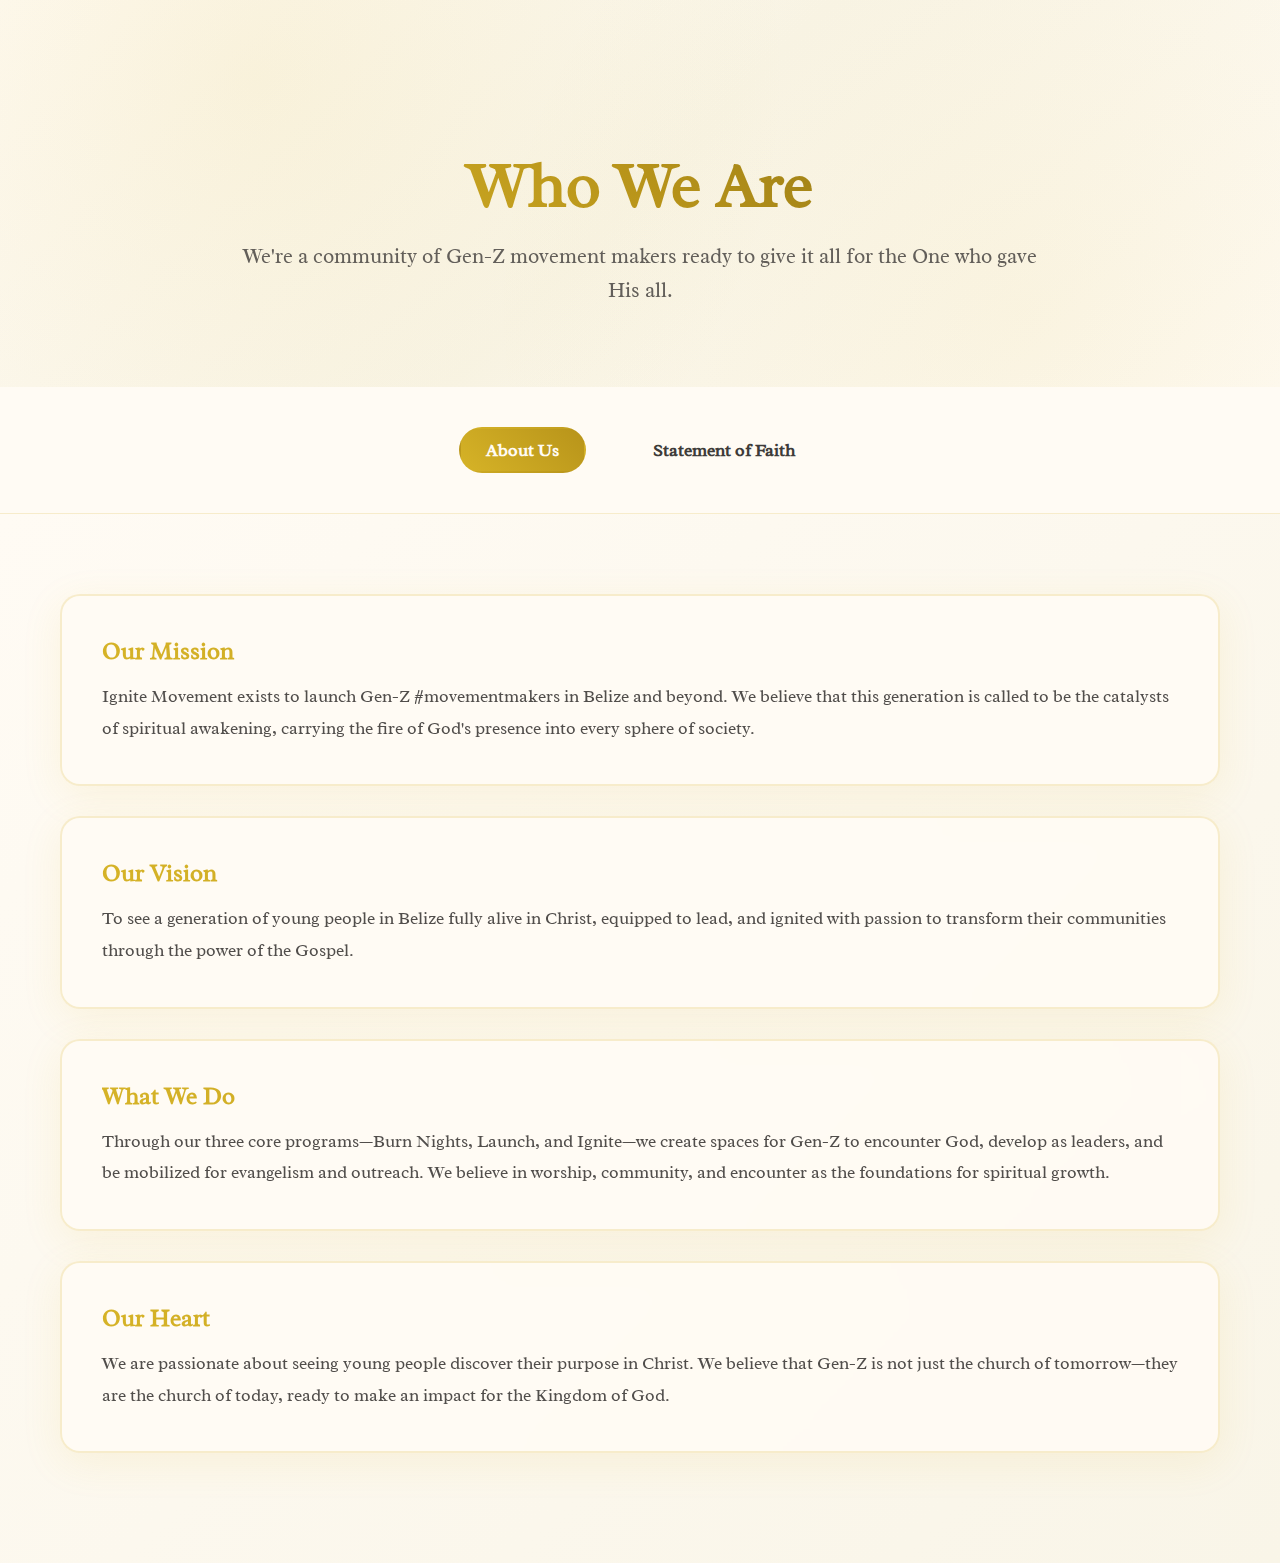
<file: about-us (1).html>
<!DOCTYPE html>
<html lang="en">
<head>
    <meta charset="UTF-8">
    <meta name="viewport" content="width=device-width, initial-scale=1.0">
    <title>About Us - Ignite Movement Belize</title>
    <link href="https://fonts.googleapis.com/css2?family=Radley:ital,wght@0,400;1,400&display=swap" rel="stylesheet">
    <link rel="stylesheet" href="shared-styles.css">
    <style>
        /* Page-specific styles */
        .hero {
            padding: 150px 0 80px;
            text-align: center;
            position: relative;
            overflow: hidden;
            background: linear-gradient(135deg, #fffbf4 0%, #f9f5e8 50%, #fffbf4 100%);
        }

        .hero::before {
            content: '';
            position: absolute;
            top: 0;
            left: 0;
            right: 0;
            bottom: 0;
            background: radial-gradient(circle at 20% 20%, rgba(214, 179, 39, 0.1) 0%, transparent 50%),
                        radial-gradient(circle at 80% 80%, rgba(214, 179, 39, 0.08) 0%, transparent 50%);
            opacity: 1;
        }

        .hero-content {
            z-index: 2;
            position: relative;
            max-width: 800px;
            margin: 0 auto;
        }

        .hero h1 {
            font-size: clamp(2.5rem, 6vw, 4rem);
            font-weight: 900;
            font-family: 'Radley', serif;
            margin-bottom: 20px;
            background: linear-gradient(45deg, #d6b327, #b8941a, #8a7015);
            -webkit-background-clip: text;
            -webkit-text-fill-color: transparent;
            background-clip: text;
            line-height: 1.1;
        }

        .hero p {
            font-size: 1.3rem;
            opacity: 0.8;
            line-height: 1.6;
            color: #3e3b39;
        }

        /* About Navigation */
        .about-nav {
            padding: 40px 0;
            background: #fffbf4;
            border-bottom: 1px solid rgba(214, 179, 39, 0.2);
        }

        .about-nav-links {
            display: flex;
            justify-content: center;
            gap: 40px;
            flex-wrap: wrap;
        }

        .about-nav-links a {
            color: #3e3b39;
            text-decoration: none;
            font-weight: 600;
            font-size: 1.1rem;
            padding: 10px 25px;
            border-radius: 25px;
            transition: all 0.3s ease;
            border: 2px solid transparent;
        }

        .about-nav-links a:hover,
        .about-nav-links a.active {
            background: linear-gradient(45deg, #d6b327, #b8941a);
            color: #fffbf4;
        }

        /* Content Section */
        .content-section {
            padding: 80px 0;
            background: linear-gradient(135deg, #fffbf4 0%, #f9f5e8 100%);
        }

        .belief-card {
            background: rgba(255, 251, 244, 0.9);
            backdrop-filter: blur(20px);
            border-radius: 20px;
            padding: 40px;
            margin-bottom: 30px;
            border: 2px solid rgba(214, 179, 39, 0.2);
            transition: all 0.3s ease;
            box-shadow: 0 10px 40px rgba(214, 179, 39, 0.1);
        }

        .belief-card:hover {
            transform: translateY(-5px);
            box-shadow: 0 20px 50px rgba(214, 179, 39, 0.15);
            border-color: rgba(214, 179, 39, 0.4);
        }

        .belief-card h3 {
            font-size: 1.5rem;
            font-weight: 700;
            font-family: 'Radley', serif;
            margin-bottom: 15px;
            background: linear-gradient(45deg, #d6b327, #b8941a);
            -webkit-background-clip: text;
            -webkit-text-fill-color: transparent;
            background-clip: text;
        }

        .belief-card p {
            font-size: 1.1rem;
            line-height: 1.8;
            color: #3e3b39;
            opacity: 0.9;
        }

        @media (max-width: 768px) {
            .about-nav-links {
                gap: 15px;
            }

            .about-nav-links a {
                font-size: 1rem;
                padding: 8px 20px;
            }

            .belief-card {
                padding: 25px;
            }

            .belief-card h3 {
                font-size: 1.3rem;
            }
        }
    </style>
</head>
<body>
    <!-- Header and Navigation (loaded from navigation.js) -->
    <div id="header-placeholder"></div>

    <section class="hero">
        <div class="hero-content">
            <h1>Who We Are</h1>
            <p>We're a community of Gen-Z movement makers ready to give it all for the One who gave His all.</p>
        </div>
    </section>

    <!-- About Navigation -->
    <div class="about-nav">
        <div class="container">
            <div class="about-nav-links">
                <a href="about-us.html" class="active">About Us</a>
                <a href="statement-of-faith.html">Statement of Faith</a>
            </div>
        </div>
    </div>

    <!-- About Content -->
    <section class="content-section">
        <div class="container">
            <div class="belief-card">
                <h3>Our Mission</h3>
                <p>Ignite Movement exists to launch Gen-Z #movementmakers in Belize and beyond. We believe that this generation is called to be the catalysts of spiritual awakening, carrying the fire of God's presence into every sphere of society.</p>
            </div>

            <div class="belief-card">
                <h3>Our Vision</h3>
                <p>To see a generation of young people in Belize fully alive in Christ, equipped to lead, and ignited with passion to transform their communities through the power of the Gospel.</p>
            </div>

            <div class="belief-card">
                <h3>What We Do</h3>
                <p>Through our three core programs—Burn Nights, Launch, and Ignite—we create spaces for Gen-Z to encounter God, develop as leaders, and be mobilized for evangelism and outreach. We believe in worship, community, and encounter as the foundations for spiritual growth.</p>
            </div>

            <div class="belief-card">
                <h3>Our Heart</h3>
                <p>We are passionate about seeing young people discover their purpose in Christ. We believe that Gen-Z is not just the church of tomorrow—they are the church of today, ready to make an impact for the Kingdom of God.</p>
            </div>
        </div>
    </section>

    <!-- Footer (loaded from navigation.js) -->
    <div id="footer-placeholder"></div>

    <script src="navigation.js"></script>
</body>
</html>
</file>
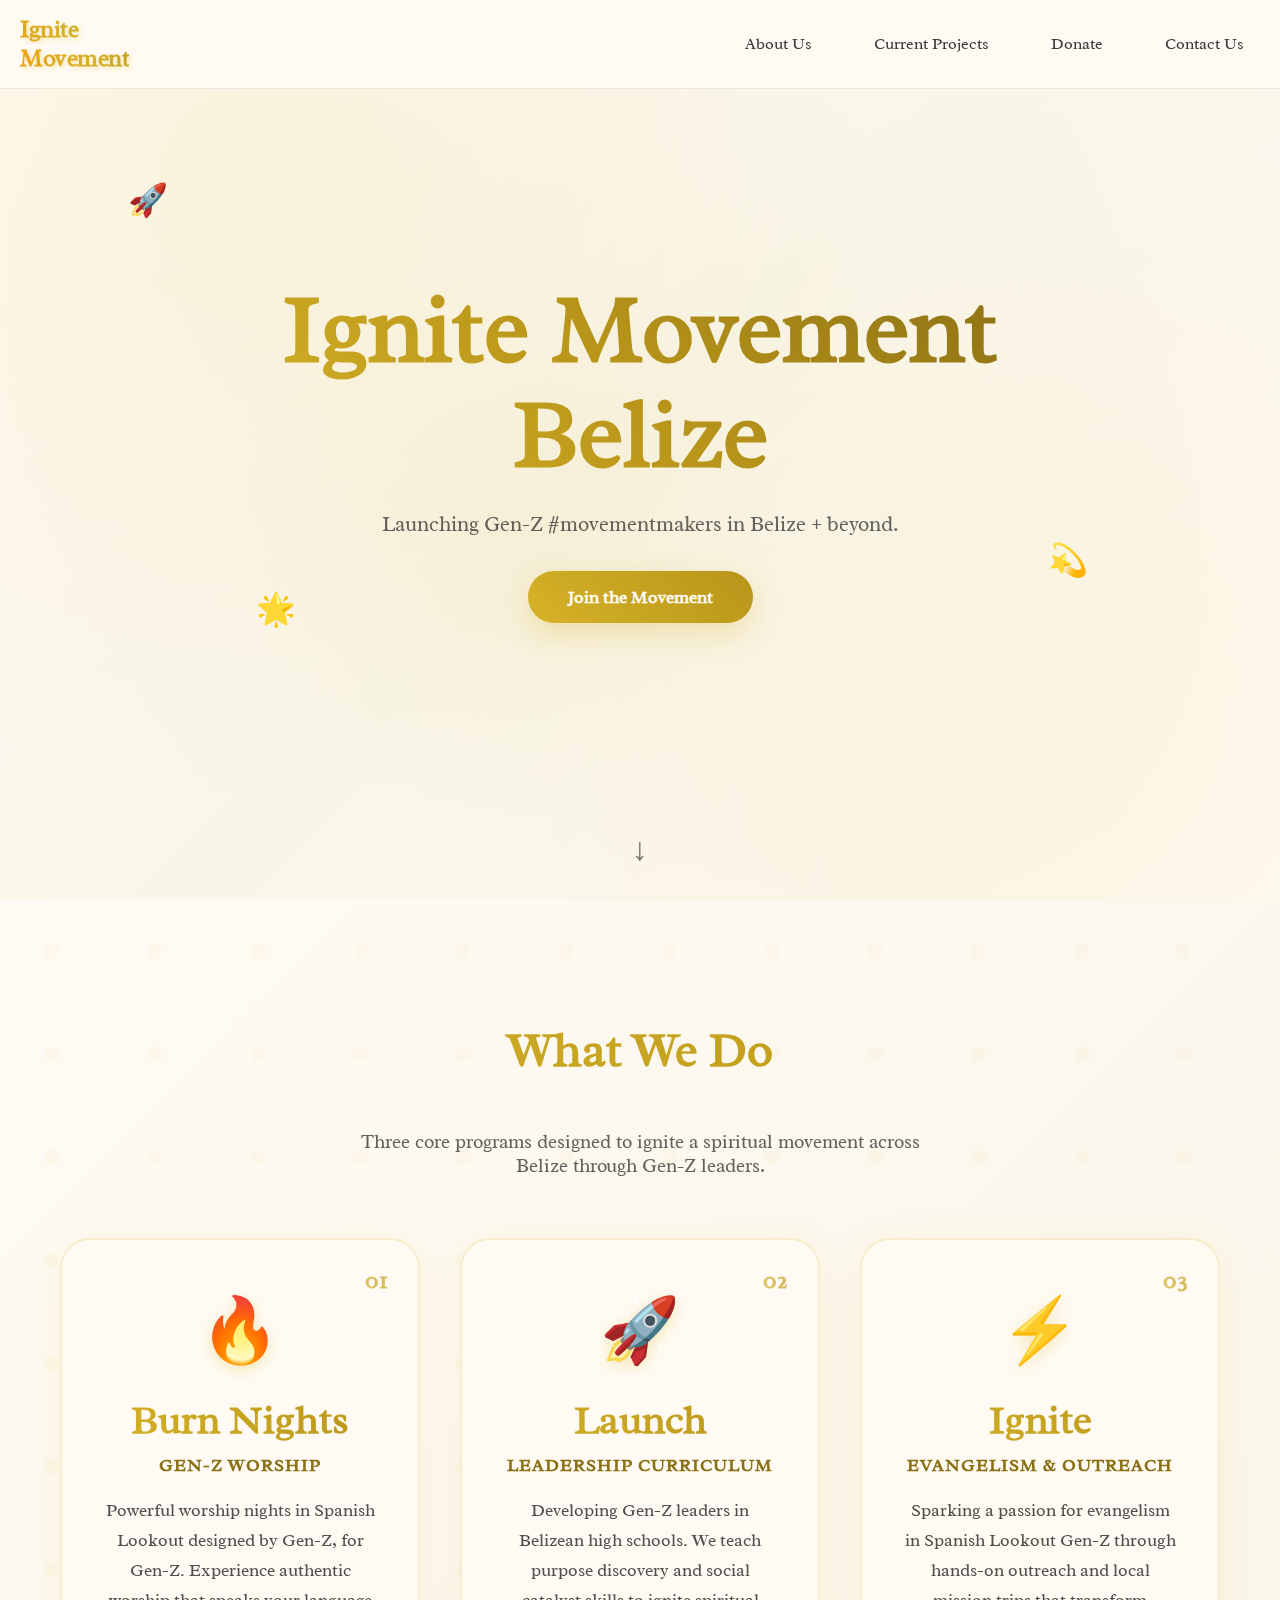
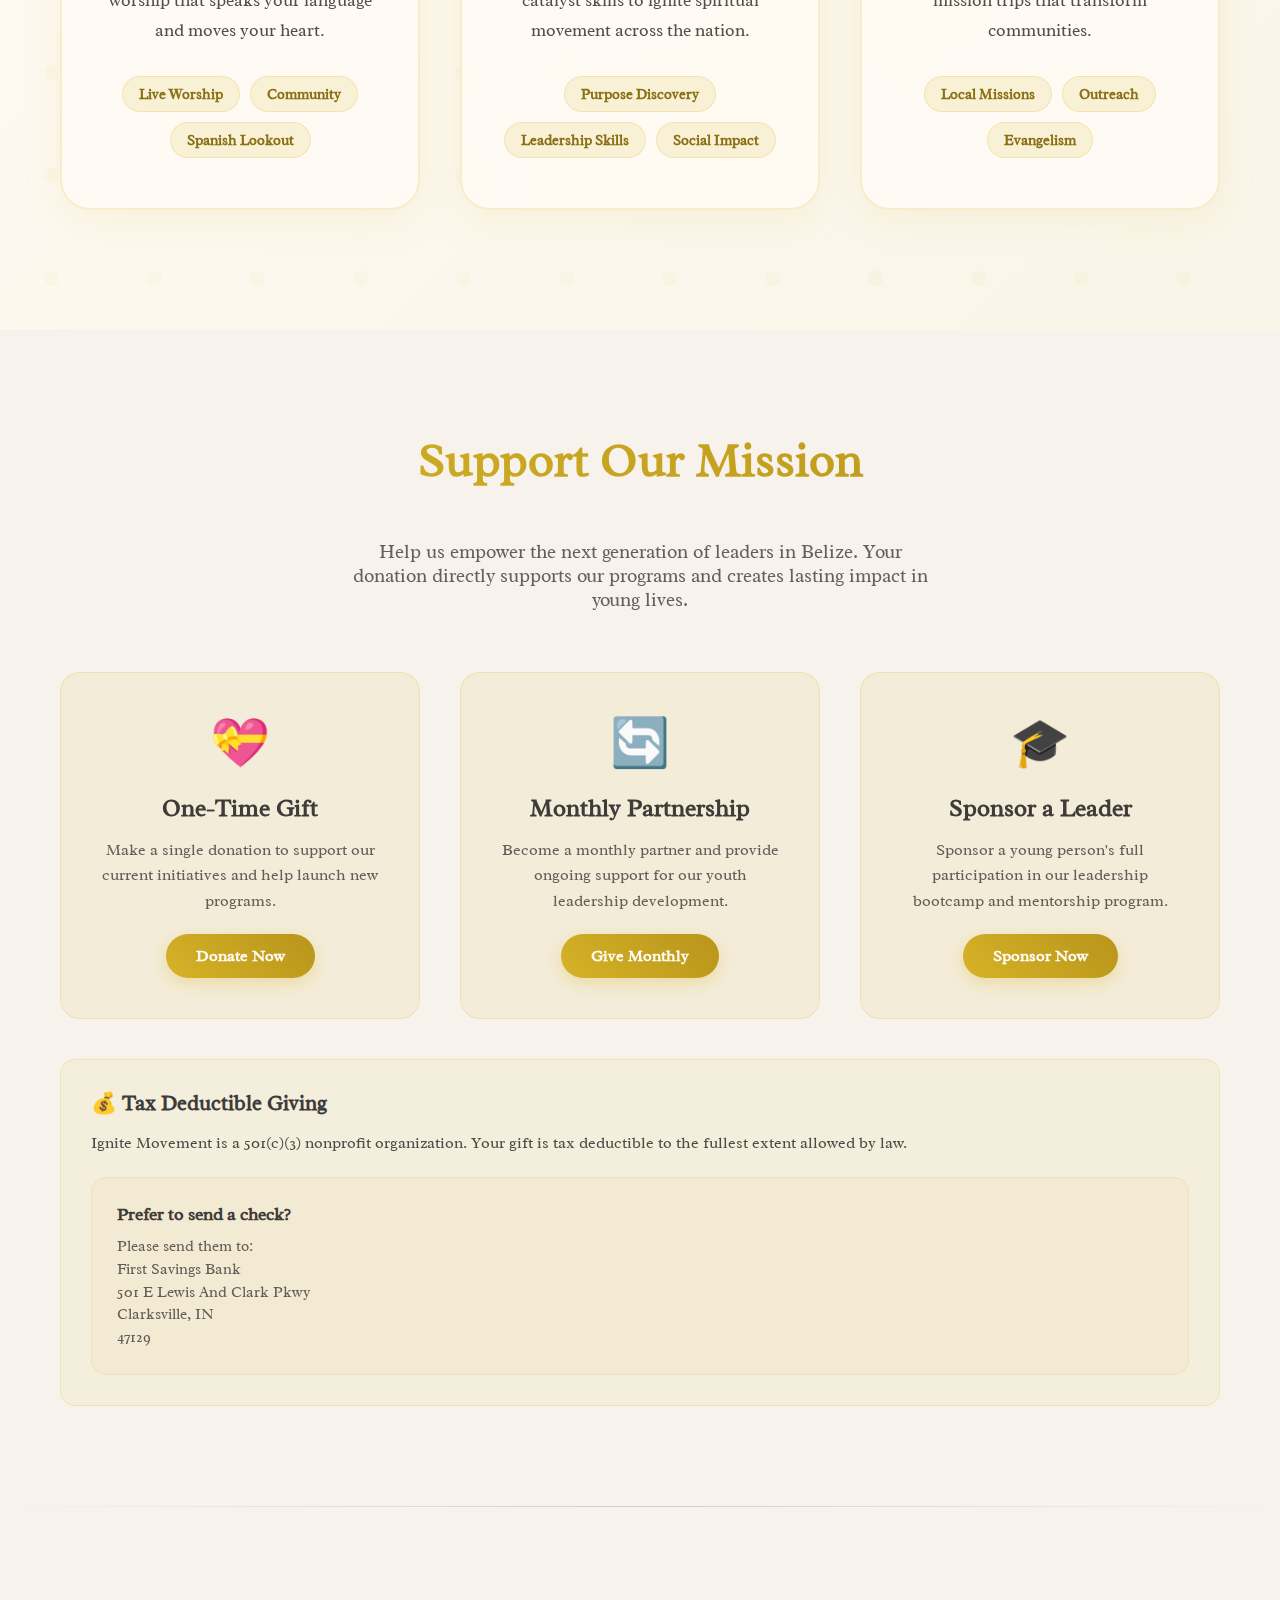
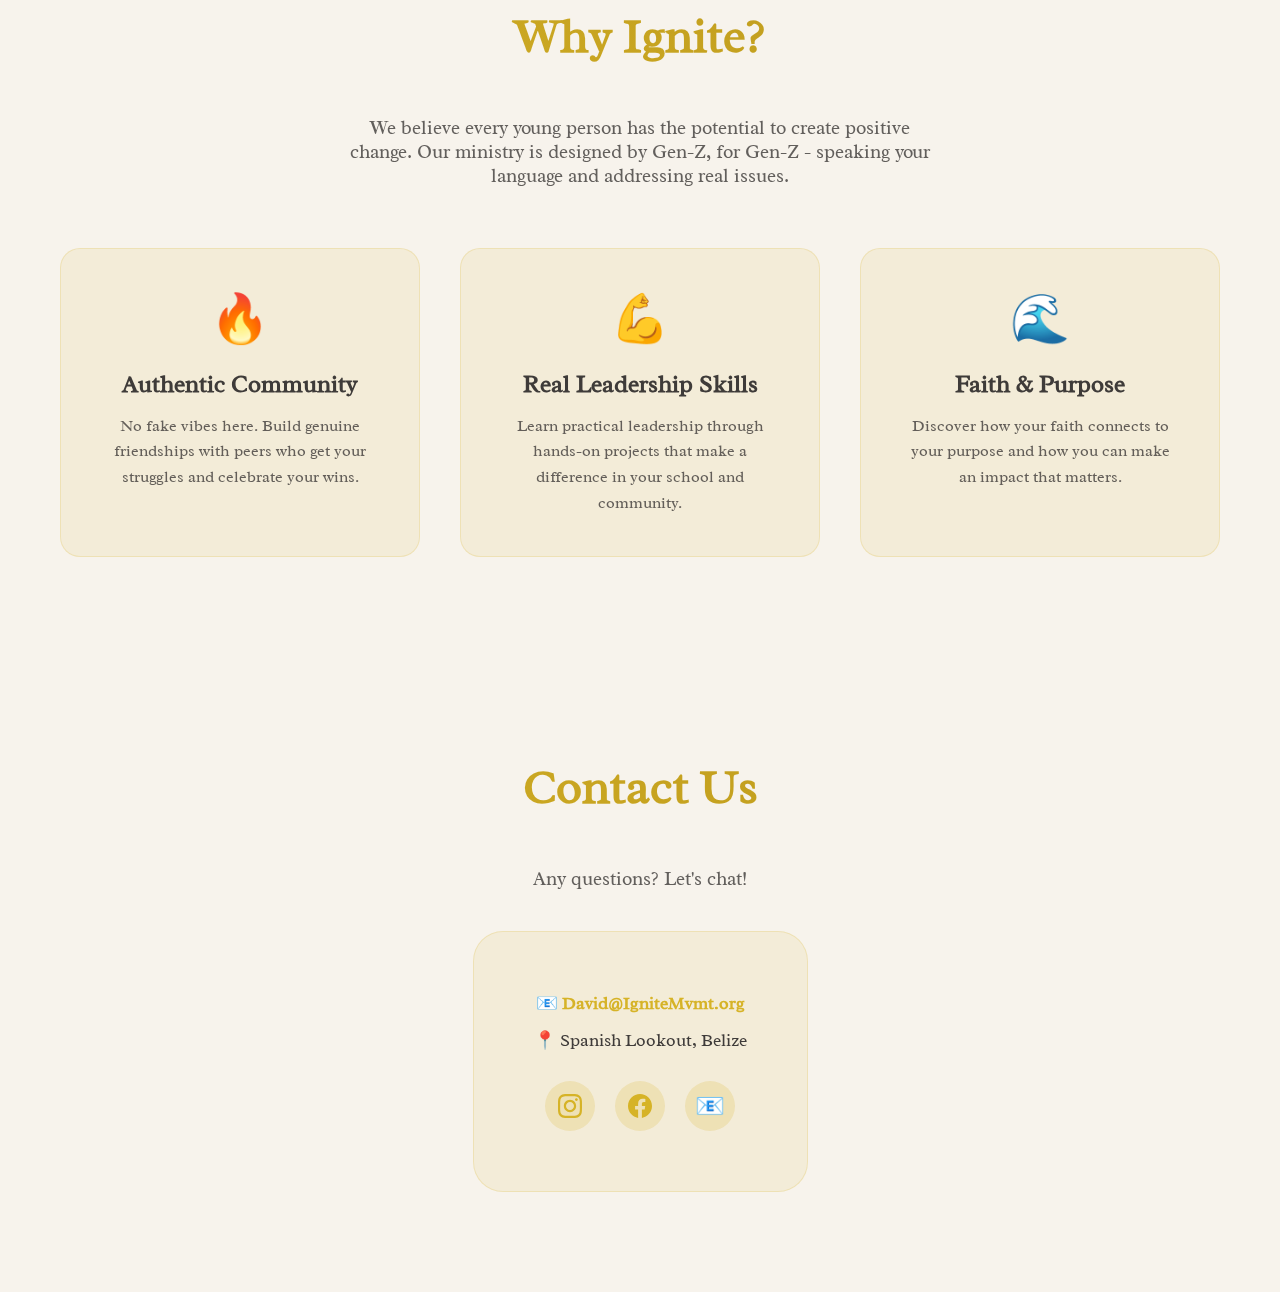
<file: oldindex4.html>
<!DOCTYPE html>
<html lang="en">
<head>
    <meta charset="UTF-8">
    <meta name="viewport" content="width=device-width, initial-scale=1.0">
    <title>Ignite Movement Belize - Home</title>
    <link href="https://fonts.googleapis.com/css2?family=Radley:ital,wght@0,400;1,400&display=swap" rel="stylesheet">
    <style>
        * {
            margin: 0;
            padding: 0;
            box-sizing: border-box;
        }

        body {
            font-family: 'Radley', 'Inter', -apple-system, BlinkMacSystemFont, sans-serif;
            background: #fffbf4;
            color: #3e3b39;
            overflow-x: hidden;
        }

        .container {
            max-width: 1200px;
            margin: 0 auto;
            padding: 0 20px;
        }

        /* Header */
        header {
            position: fixed;
            top: 0;
            width: 100%;
            background: rgba(255, 251, 244, 0.9);
            backdrop-filter: blur(20px);
            border-bottom: 1px solid rgba(62, 59, 57, 0.1);
            z-index: 1000;
            transition: all 0.3s ease;
        }

        nav {
            display: flex;
            justify-content: space-between;
            align-items: center;
            padding: 15px 20px;
            position: relative;
        }

        .logo-container {
            display: flex;
            align-items: center;
            z-index: 1001;
        }

        .logo-text {
            font-family: 'Radley', serif;
            font-size: 24px;
            font-weight: 900;
            line-height: 1.2;
            text-decoration: none;
            background: linear-gradient(45deg, #f59e0b 0%, #d6b327 50%, #b8941a 100%);
            -webkit-background-clip: text;
            -webkit-text-fill-color: transparent;
            background-clip: text;
            text-shadow: 2px 2px 4px rgba(214, 179, 39, 0.3);
            letter-spacing: -0.5px;
        }

        /* Modern Hamburger Menu */
        .menu-toggle {
            display: flex;
            flex-direction: column;
            cursor: pointer;
            z-index: 1001;
            position: relative;
            width: 30px;
            height: 24px;
            justify-content: space-between;
            background: none;
            border: none;
            padding: 0;
        }

        .menu-toggle span {
            display: block;
            height: 3px;
            width: 100%;
            background: linear-gradient(45deg, #d6b327, #b8941a);
            border-radius: 3px;
            transition: all 0.3s ease;
            transform-origin: center;
        }

        .menu-toggle.active span:nth-child(1) {
            transform: rotate(45deg) translate(6px, 6px);
        }

        .menu-toggle.active span:nth-child(2) {
            opacity: 0;
            transform: scale(0);
        }

        .menu-toggle.active span:nth-child(3) {
            transform: rotate(-45deg) translate(6px, -6px);
        }

        /* Desktop Navigation */
        .nav-links {
            display: flex;
            list-style: none;
            gap: 30px;
            transition: all 0.3s ease;
        }

        .nav-links a {
            color: #3e3b39;
            text-decoration: none;
            font-weight: 500;
            transition: all 0.3s ease;
            position: relative;
            padding: 8px 16px;
            border-radius: 20px;
        }

        .nav-links a:hover {
            transform: translateY(-2px);
            background: rgba(214, 179, 39, 0.1);
        }

        .nav-links a::after {
            content: '';
            position: absolute;
            bottom: 2px;
            left: 16px;
            right: 16px;
            height: 2px;
            background: linear-gradient(45deg, #d6b327, #b8941a);
            transform: scaleX(0);
            transition: transform 0.3s ease;
            border-radius: 1px;
        }

        .nav-links a:hover::after {
            transform: scaleX(1);
        }

        /* Hero Section */
        .hero {
            height: 100vh;
            display: flex;
            align-items: center;
            justify-content: center;
            text-align: center;
            position: relative;
            overflow: hidden;
            background: linear-gradient(135deg, #fffbf4 0%, #f9f5e8 50%, #fffbf4 100%);
        }

        .hero::before {
            content: '';
            position: absolute;
            top: 0;
            left: 0;
            right: 0;
            bottom: 0;
            background: radial-gradient(circle at 20% 20%, rgba(214, 179, 39, 0.1) 0%, transparent 50%),
                        radial-gradient(circle at 80% 80%, rgba(214, 179, 39, 0.08) 0%, transparent 50%),
                        radial-gradient(circle at 40% 60%, rgba(214, 179, 39, 0.05) 0%, transparent 30%);
            opacity: 1;
        }

        .hero-content {
            z-index: 2;
            max-width: 800px;
            animation: fadeInUp 1s ease-out;
        }

        .hero h1 {
            font-size: clamp(3rem, 8vw, 6rem);
            font-weight: 900;
            font-family: 'Radley', serif;
            margin-bottom: 20px;
            background: linear-gradient(45deg, #d6b327, #b8941a, #8a7015);
            -webkit-background-clip: text;
            -webkit-text-fill-color: transparent;
            background-clip: text;
            line-height: 1.1;
        }

        .hero p {
            font-size: 1.3rem;
            margin-bottom: 30px;
            opacity: 0.8;
            line-height: 1.6;
            color: #3e3b39;
        }

        .cta-button {
            display: inline-block;
            padding: 15px 40px;
            background: linear-gradient(45deg, #d6b327, #b8941a);
            color: #fffbf4;
            text-decoration: none;
            border-radius: 50px;
            font-weight: 700;
            font-size: 1.1rem;
            transition: all 0.3s ease;
            box-shadow: 0 10px 30px rgba(214, 179, 39, 0.3);
        }

        .cta-button:hover {
            transform: translateY(-3px);
            box-shadow: 0 15px 40px rgba(214, 179, 39, 0.4);
        }

        /* Floating Elements */
        .floating-emoji {
            position: absolute;
            font-size: 2rem;
            animation: float 6s ease-in-out infinite;
        }

        .emoji-1 { top: 20%; left: 10%; animation-delay: 0s; }
        .emoji-2 { top: 60%; right: 15%; animation-delay: 2s; }
        .emoji-3 { bottom: 30%; left: 20%; animation-delay: 4s; }

        /* Section Styles */
        .section-title {
            font-size: 3rem;
            font-weight: 800;
            font-family: 'Radley', serif;
            text-align: center;
            margin-bottom: 50px;
            background: linear-gradient(45deg, #d6b327, #b8941a);
            -webkit-background-clip: text;
            -webkit-text-fill-color: transparent;
            background-clip: text;
        }

        /* Main Programs Section */
        .main-programs {
            padding: 120px 0;
            background: linear-gradient(135deg, #fffbf4 0%, #f9f5e8 100%);
            position: relative;
            overflow: hidden;
        }

        .main-programs::before {
            content: '';
            position: absolute;
            top: 0;
            left: 0;
            right: 0;
            bottom: 0;
            background: url('data:image/svg+xml,<svg xmlns="http://www.w3.org/2000/svg" viewBox="0 0 200 200"><defs><pattern id="dots" width="20" height="20" patternUnits="userSpaceOnUse"><circle cx="10" cy="10" r="1.5" fill="rgba(214,179,39,0.08)"/></pattern></defs><rect width="200" height="200" fill="url(%23dots)"/></svg>');
            opacity: 0.6;
        }

        .main-programs-grid {
            display: grid;
            grid-template-columns: repeat(auto-fit, minmax(350px, 1fr));
            gap: 40px;
            position: relative;
            z-index: 2;
        }

        .main-program-card {
            background: rgba(255, 251, 244, 0.9);
            backdrop-filter: blur(20px);
            border-radius: 30px;
            padding: 50px 40px;
            text-align: center;
            border: 2px solid rgba(214, 179, 39, 0.2);
            transition: all 0.4s cubic-bezier(0.4, 0, 0.2, 1);
            position: relative;
            overflow: hidden;
            box-shadow: 0 10px 40px rgba(214, 179, 39, 0.1);
        }

        .main-program-card::before {
            content: '';
            position: absolute;
            top: 0;
            left: 0;
            right: 0;
            bottom: 0;
            background: linear-gradient(135deg, rgba(214, 179, 39, 0.03), rgba(184, 148, 26, 0.08));
            opacity: 0;
            transition: opacity 0.3s ease;
        }

        .main-program-card:hover::before {
            opacity: 1;
        }

        .main-program-card:hover {
            transform: translateY(-15px) scale(1.02);
            box-shadow: 0 25px 60px rgba(214, 179, 39, 0.2);
            border-color: rgba(214, 179, 39, 0.4);
        }

        .program-number {
            position: absolute;
            top: 25px;
            right: 30px;
            font-size: 1.5rem;
            font-weight: 800;
            background: linear-gradient(45deg, #d6b327, #b8941a);
            -webkit-background-clip: text;
            -webkit-text-fill-color: transparent;
            background-clip: text;
            opacity: 0.7;
        }

        .program-icon {
            font-size: 4rem;
            margin-bottom: 25px;
            display: block;
            filter: drop-shadow(0 4px 8px rgba(214, 179, 39, 0.3));
        }

        .program-main-title {
            font-size: 2.5rem;
            font-weight: 900;
            font-family: 'Radley', serif;
            margin-bottom: 10px;
            background: linear-gradient(45deg, #d6b327, #b8941a);
            -webkit-background-clip: text;
            -webkit-text-fill-color: transparent;
            background-clip: text;
            line-height: 1.2;
        }

        .program-subtitle {
            font-size: 1.1rem;
            font-weight: 600;
            color: #8a7015;
            margin-bottom: 20px;
            text-transform: uppercase;
            letter-spacing: 1px;
        }

        .program-description {
            font-size: 1.1rem;
            line-height: 1.7;
            color: #3e3b39;
            opacity: 0.9;
            margin-bottom: 30px;
        }

        .program-features {
            display: flex;
            flex-wrap: wrap;
            gap: 10px;
            justify-content: center;
        }

        .feature-tag {
            background: rgba(214, 179, 39, 0.15);
            color: #8a7015;
            padding: 8px 16px;
            border-radius: 20px;
            font-size: 0.9rem;
            font-weight: 600;
            border: 1px solid rgba(214, 179, 39, 0.2);
            transition: all 0.3s ease;
        }

        .feature-tag:hover {
            background: linear-gradient(45deg, #d6b327, #b8941a);
            color: #fffbf4;
            transform: translateY(-2px);
        }

        /* Unique card styling */
        .main-program-card.burn:hover {
            border-color: #f97316;
        }

        .main-program-card.launch:hover {
            border-color: #4ade80;
        }

        .main-program-card.ignite:hover {
            border-color: #8b5cf6;
        }

        /* Donate Section */
        .donate {
            padding: 100px 0;
            background: #f7f3ec;
        }

        .donate-grid {
            display: grid;
            grid-template-columns: repeat(auto-fit, minmax(300px, 1fr));
            gap: 40px;
            margin-top: 60px;
        }

        .donate-card {
            background: rgba(214, 179, 39, 0.1);
            backdrop-filter: blur(20px);
            border-radius: 20px;
            padding: 40px;
            text-align: center;
            border: 1px solid rgba(214, 179, 39, 0.2);
            transition: all 0.3s ease;
        }

        .donate-card:hover {
            transform: translateY(-10px);
            box-shadow: 0 20px 40px rgba(214, 179, 39, 0.15);
        }

        .card-icon {
            font-size: 3rem;
            margin-bottom: 20px;
            display: block;
        }

        .card-title {
            font-size: 1.5rem;
            font-weight: 700;
            font-family: 'Radley', serif;
            margin-bottom: 15px;
            color: #3e3b39;
        }

        .card-text {
            line-height: 1.6;
            opacity: 0.8;
            color: #3e3b39;
        }

        .donate-button {
            display: inline-block;
            padding: 12px 30px;
            background: linear-gradient(45deg, #d6b327, #b8941a);
            color: #fffbf4;
            text-decoration: none;
            border-radius: 25px;
            font-weight: 600;
            font-size: 1rem;
            margin-top: 20px;
            transition: all 0.3s ease;
            box-shadow: 0 5px 15px rgba(214, 179, 39, 0.3);
        }

        .donate-button:hover {
            transform: translateY(-2px);
            box-shadow: 0 8px 20px rgba(214, 179, 39, 0.4);
        }

        .tax-info {
            background: rgba(214, 179, 39, 0.08);
            border-radius: 15px;
            padding: 30px;
            margin-top: 40px;
            border: 1px solid rgba(214, 179, 39, 0.2);
        }

        .tax-info h4 {
            font-size: 1.3rem;
            font-weight: 700;
            font-family: 'Radley', serif;
            margin-bottom: 15px;
            color: #3e3b39;
        }

        .tax-info p {
            line-height: 1.6;
            color: #3e3b39;
            opacity: 0.9;
        }

        .check-info {
            background: rgba(214, 179, 39, 0.05);
            border-radius: 15px;
            padding: 25px;
            margin-top: 20px;
            border: 1px solid rgba(214, 179, 39, 0.15);
        }

        .check-info h5 {
            font-size: 1.1rem;
            font-weight: 600;
            margin-bottom: 10px;
            color: #3e3b39;
        }

        .check-info p {
            font-size: 0.95rem;
            line-height: 1.5;
            color: #3e3b39;
            opacity: 0.8;
        }

        /* About Section */
        .about {
            padding: 100px 0;
            background: #f7f3ec;
            position: relative;
        }

        .about::before {
            content: '';
            position: absolute;
            top: 0;
            left: 0;
            right: 0;
            height: 1px;
            background: linear-gradient(90deg, transparent, rgba(62, 59, 57, 0.2), transparent);
        }

        .about-grid {
            display: grid;
            grid-template-columns: repeat(auto-fit, minmax(300px, 1fr));
            gap: 40px;
            margin-top: 60px;
        }

        .about-card {
            background: rgba(214, 179, 39, 0.1);
            backdrop-filter: blur(20px);
            border-radius: 20px;
            padding: 40px;
            text-align: center;
            border: 1px solid rgba(214, 179, 39, 0.2);
            transition: all 0.3s ease;
        }

        .about-card:hover {
            transform: translateY(-10px);
            box-shadow: 0 20px 40px rgba(214, 179, 39, 0.15);
        }

        /* Contact Section */
        .contact {
            padding: 100px 0;
            background: #f7f3ec;
            text-align: center;
        }

        .contact-info {
            background: rgba(214, 179, 39, 0.1);
            backdrop-filter: blur(20px);
            border-radius: 30px;
            padding: 60px;
            margin-top: 40px;
            border: 1px solid rgba(214, 179, 39, 0.2);
            display: inline-block;
        }

        .contact-info p {
            color: #3e3b39;
        }

        .contact-info a {
            color: #d6b327;
            text-decoration: none;
            font-weight: 600;
            transition: all 0.3s ease;
        }

        .contact-info a:hover {
            color: #b8941a;
        }

        .social-links {
            display: flex;
            justify-content: center;
            gap: 20px;
            margin-top: 30px;
        }

        .social-link {
            display: inline-block;
            width: 50px;
            height: 50px;
            background: rgba(214, 179, 39, 0.2);
            border-radius: 50%;
            display: flex;
            align-items: center;
            justify-content: center;
            text-decoration: none;
            color: #3e3b39;
            font-size: 1.5rem;
            transition: all 0.3s ease;
        }

        .social-link:hover {
            transform: translateY(-3px) scale(1.1);
            background: linear-gradient(45deg, #d6b327, #b8941a);
            color: #fffbf4;
        }

        .social-link svg {
            width: 24px;
            height: 24px;
        }

        /* Animations */
        @keyframes fadeInUp {
            from {
                opacity: 0;
                transform: translateY(30px);
            }
            to {
                opacity: 1;
                transform: translateY(0);
            }
        }

        @keyframes float {
            0%, 100% { transform: translateY(0px) rotate(0deg); }
            50% { transform: translateY(-20px) rotate(5deg); }
        }

        /* Scroll indicator */
        .scroll-indicator {
            position: absolute;
            bottom: 30px;
            left: 50%;
            transform: translateX(-50%);
            color: #3e3b39;
            font-size: 2rem;
            animation: bounce 2s infinite;
            opacity: 0.7;
        }

        @keyframes bounce {
            0%, 20%, 50%, 80%, 100% {
                transform: translateX(-50%) translateY(0);
            }
            40% {
                transform: translateX(-50%) translateY(-10px);
            }
            60% {
                transform: translateX(-50%) translateY(-5px);
            }
        }

        /* Mobile Navigation Overlay */
        .nav-overlay {
            position: fixed;
            top: 0;
            left: 0;
            width: 100%;
            height: 100vh;
            background: rgba(255, 251, 244, 0.98);
            backdrop-filter: blur(20px);
            z-index: 999;
            opacity: 0;
            visibility: hidden;
            transition: all 0.4s cubic-bezier(0.4, 0, 0.2, 1);
        }

        .nav-overlay.active {
            opacity: 1;
            visibility: visible;
        }

        .nav-overlay-content {
            display: flex;
            flex-direction: column;
            justify-content: center;
            align-items: center;
            height: 100%;
            padding: 80px 20px 20px;
        }

        .nav-overlay .nav-links {
            flex-direction: column;
            gap: 20px;
            text-align: center;
        }

        .nav-overlay .nav-links a {
            font-size: 1.5rem;
            font-weight: 600;
            padding: 15px 30px;
            border-radius: 25px;
            background: rgba(214, 179, 39, 0.1);
            border: 2px solid transparent;
            transition: all 0.3s ease;
            transform: translateY(30px);
            opacity: 0;
        }

        .nav-overlay.active .nav-links a {
            transform: translateY(0);
            opacity: 1;
        }

        .nav-overlay .nav-links a:nth-child(1) { transition-delay: 0.1s; }
        .nav-overlay .nav-links a:nth-child(2) { transition-delay: 0.2s; }
        .nav-overlay .nav-links a:nth-child(3) { transition-delay: 0.3s; }
        .nav-overlay .nav-links a:nth-child(4) { transition-delay: 0.4s; }

        .nav-overlay .nav-links a:hover {
            background: linear-gradient(45deg, #d6b327, #b8941a);
            color: #fffbf4;
            border-color: rgba(214, 179, 39, 0.3);
            transform: translateY(-5px) scale(1.05);
        }

        .nav-overlay .nav-links a::after {
            display: none;
        }
        @media (max-width: 768px) {
            .menu-toggle {
                display: flex;
            }
            
            .nav-links.desktop-nav {
                display: none;
            }
        }

        @media (min-width: 769px) {
            .menu-toggle {
                display: none;
            }
            
            .nav-links.desktop-nav {
                display: flex;
            }
        }
    </style>
</head>
<body>
    <header>
        <nav>
            <div class="logo-container">
                <a href="index.html" class="logo-text">
                    Ignite<br>Movement
                </a>
            </div>
            
            <!-- Desktop Navigation -->
            <ul class="nav-links desktop-nav">
                <li><a href="about-us.html">About Us</a></li>
                <li><a href="current-projects.html">Current Projects</a></li>
                <li><a href="donate.html">Donate</a></li>
                <li><a href="contact.html">Contact Us</a></li>
            </ul>
            
            <!-- Mobile Menu Toggle -->
            <button class="menu-toggle" id="menuToggle" type="button" aria-label="Toggle menu">
                <span></span>
                <span></span>
                <span></span>
            </button>
        </nav>
    </header>

    <!-- Mobile Navigation Overlay -->
    <div class="nav-overlay" id="navOverlay">
        <div class="nav-overlay-content">
            <ul class="nav-links">
                <li><a href="about-us.html">About Us</a></li>
                <li><a href="current-projects.html">Current Projects</a></li>
                <li><a href="donate.html">Donate</a></li>
                <li><a href="contact.html">Contact Us</a></li>
            </ul>
        </div>
    </div>

    <section class="hero" id="home">
        <div class="floating-emoji emoji-1">🚀</div>
        <div class="floating-emoji emoji-2">💫</div>
        <div class="floating-emoji emoji-3">🌟</div>
        
        <div class="hero-content">
            <h1>Ignite Movement Belize</h1>
            <p>Launching Gen-Z #movementmakers in Belize + beyond.</p>
            <a href="https://www.paypal.com/donate/?hosted_button_id=FMMV25J83A7AS" class="cta-button" target="_blank">Join the Movement</a>
        </div>
        
        <div class="scroll-indicator">↓</div>
    </section>

    <!-- Main Programs Section -->
    <section class="main-programs" id="main-programs">
        <div class="container">
            <h2 class="section-title">What We Do</h2>
            <p style="text-align: center; font-size: 1.2rem; opacity: 0.8; max-width: 600px; margin: 0 auto 60px auto; color: #3e3b39;">Three core programs designed to ignite a spiritual movement across Belize through Gen-Z leaders.</p>
            
            <div class="main-programs-grid">
                <div class="main-program-card burn">
                    <div class="program-number">01</div>
                    <div class="program-icon">🔥</div>
                    <h3 class="program-main-title">Burn Nights</h3>
                    <p class="program-subtitle">Gen-Z Worship</p>
                    <p class="program-description">Powerful worship nights in Spanish Lookout designed by Gen-Z, for Gen-Z. Experience authentic worship that speaks your language and moves your heart.</p>
                    <div class="program-features">
                        <span class="feature-tag">Live Worship</span>
                        <span class="feature-tag">Community</span>
                        <span class="feature-tag">Spanish Lookout</span>
                    </div>
                </div>
                
                <div class="main-program-card launch">
                    <div class="program-number">02</div>
                    <div class="program-icon">🚀</div>
                    <h3 class="program-main-title">Launch</h3>
                    <p class="program-subtitle">Leadership Curriculum</p>
                    <p class="program-description">Developing Gen-Z leaders in Belizean high schools. We teach purpose discovery and social catalyst skills to ignite spiritual movement across the nation.</p>
                    <div class="program-features">
                        <span class="feature-tag">Purpose Discovery</span>
                        <span class="feature-tag">Leadership Skills</span>
                        <span class="feature-tag">Social Impact</span>
                    </div>
                </div>
                
                <div class="main-program-card ignite">
                    <div class="program-number">03</div>
                    <div class="program-icon">⚡</div>
                    <h3 class="program-main-title">Ignite</h3>
                    <p class="program-subtitle">Evangelism & Outreach</p>
                    <p class="program-description">Sparking a passion for evangelism in Spanish Lookout Gen-Z through hands-on outreach and local mission trips that transform communities.</p>
                    <div class="program-features">
                        <span class="feature-tag">Local Missions</span>
                        <span class="feature-tag">Outreach</span>
                        <span class="feature-tag">Evangelism</span>
                    </div>
                </div>
            </div>
        </div>
    </section>

    <section class="donate" id="donate">
        <div class="container">
            <h2 class="section-title">Support Our Mission</h2>
            <p style="text-align: center; font-size: 1.2rem; opacity: 0.8; max-width: 600px; margin: 0 auto 40px auto; color: #3e3b39;">Help us empower the next generation of leaders in Belize. Your donation directly supports our programs and creates lasting impact in young lives.</p>
            
            <div class="donate-grid">
                <div class="donate-card">
                    <span class="card-icon">💝</span>
                    <h3 class="card-title">One-Time Gift</h3>
                    <p class="card-text">Make a single donation to support our current initiatives and help launch new programs.</p>
                    <a href="https://www.paypal.com/donate/?hosted_button_id=FMMV25J83A7AS" class="donate-button" target="_blank">Donate Now</a>
                </div>
                
                <div class="donate-card">
                    <span class="card-icon">🔄</span>
                    <h3 class="card-title">Monthly Partnership</h3>
                    <p class="card-text">Become a monthly partner and provide ongoing support for our youth leadership development.</p>
                    <a href="https://www.paypal.com/donate/?hosted_button_id=FMMV25J83A7AS" class="donate-button" target="_blank">Give Monthly</a>
                </div>
                
                <div class="donate-card">
                    <span class="card-icon">🎓</span>
                    <h3 class="card-title">Sponsor a Leader</h3>
                    <p class="card-text">Sponsor a young person's full participation in our leadership bootcamp and mentorship program.</p>
                    <a href="https://www.paypal.com/donate/?hosted_button_id=FMMV25J83A7AS" class="donate-button" target="_blank">Sponsor Now</a>
                </div>
            </div>

            <div class="tax-info">
                <h4>💰 Tax Deductible Giving</h4>
                <p>Ignite Movement is a 501(c)(3) nonprofit organization. Your gift is tax deductible to the fullest extent allowed by law.</p>
                
                <div class="check-info">
                    <h5>Prefer to send a check?</h5>
                    <p>Please send them to:<br>
                    First Savings Bank<br>
                    501 E Lewis And Clark Pkwy<br>
                    Clarksville, IN<br>
                    47129</p>
                </div>
            </div>
        </div>
    </section>

    <section class="about" id="about">
        <div class="container">
            <h2 class="section-title">Why Ignite?</h2>
            <p style="text-align: center; font-size: 1.2rem; opacity: 0.8; max-width: 600px; margin: 0 auto; color: #3e3b39;">We believe every young person has the potential to create positive change. Our ministry is designed by Gen-Z, for Gen-Z - speaking your language and addressing real issues.</p>
            
            <div class="about-grid">
                <div class="about-card">
                    <span class="card-icon">🔥</span>
                    <h3 class="card-title">Authentic Community</h3>
                    <p class="card-text">No fake vibes here. Build genuine friendships with peers who get your struggles and celebrate your wins.</p>
                </div>
                
                <div class="about-card">
                    <span class="card-icon">💪</span>
                    <h3 class="card-title">Real Leadership Skills</h3>
                    <p class="card-text">Learn practical leadership through hands-on projects that make a difference in your school and community.</p>
                </div>
                
                <div class="about-card">
                    <span class="card-icon">🌊</span>
                    <h3 class="card-title">Faith & Purpose</h3>
                    <p class="card-text">Discover how your faith connects to your purpose and how you can make an impact that matters.</p>
                </div>
            </div>
        </div>
    </section>

    <section class="contact" id="contact">
        <div class="container">
            <h2 class="section-title">Contact Us</h2>
            <p style="font-size: 1.2rem; opacity: 0.8; color: #3e3b39;">Any questions? Let's chat!</p>
            
            <div class="contact-info">
                <p style="font-size: 1.1rem; margin-bottom: 15px;">📧 <a href="mailto:David@IgniteMvmt.org">David@IgniteMvmt.org</a></p>
                <p style="font-size: 1.1rem;">📍 Spanish Lookout, Belize</p>
                
                <div class="social-links">
                    <a href="https://instagram.com/Ignite.bz" class="social-link" title="Instagram">
                        <svg xmlns="http://www.w3.org/2000/svg" width="24" height="24" viewBox="0 0 24 24" fill="currentColor">
                            <path d="M12 2.163c3.204 0 3.584.012 4.85.07 3.252.148 4.771 1.691 4.919 4.919.058 1.265.069 1.645.069 4.849 0 3.205-.012 3.584-.069 4.849-.149 3.225-1.664 4.771-4.919 4.919-1.266.058-1.644.07-4.85.07-3.204 0-3.584-.012-4.849-.07-3.26-.149-4.771-1.699-4.919-4.92-.058-1.265-.07-1.644-.07-4.849 0-3.204.013-3.583.07-4.849.149-3.227 1.664-4.771 4.919-4.919 1.266-.057 1.645-.069 4.849-.069zm0-2.163c-3.259 0-3.667.014-4.947.072-4.358.2-6.78 2.618-6.98 6.98-.059 1.281-.073 1.689-.073 4.948 0 3.259.014 3.668.072 4.948.2 4.358 2.618 6.78 6.98 6.98 1.281.058 1.689.072 4.948.072 3.259 0 3.668-.014 4.948-.072 4.354-.2 6.782-2.618 6.979-6.98.059-1.28.073-1.689.073-4.948 0-3.259-.014-3.667-.072-4.947-.196-4.354-2.617-6.78-6.979-6.98-1.281-.059-1.69-.073-4.949-.073zm0 5.838c-3.403 0-6.162 2.759-6.162 6.162s2.759 6.163 6.162 6.163 6.162-2.759 6.162-6.163c0-3.403-2.759-6.162-6.162-6.162zm0 10.162c-2.209 0-4-1.79-4-4 0-2.209 1.791-4 4-4s4 1.791 4 4c0 2.21-1.791 4-4 4zm6.406-11.845c-.796 0-1.441.645-1.441 1.44s.645 1.44 1.441 1.44c.795 0 1.439-.645 1.439-1.44s-.644-1.44-1.439-1.44z"/>
                        </svg>
                    </a>
                    <a href="https://facebook.com/ignitebz" class="social-link" title="Facebook">
                        <svg xmlns="http://www.w3.org/2000/svg" width="24" height="24" viewBox="0 0 24 24" fill="currentColor">
                            <path d="M24 12.073c0-6.627-5.373-12-12-12s-12 5.373-12 12c0 5.99 4.388 10.954 10.125 11.854v-8.385H7.078v-3.47h3.047V9.43c0-3.007 1.792-4.669 4.533-4.669 1.312 0 2.686.235 2.686.235v2.953H15.83c-1.491 0-1.956.925-1.956 1.874v2.25h3.328l-.532 3.47h-2.796v8.385C19.612 23.027 24 18.062 24 12.073z"/>
                        </svg>
                    </a>
                    <a href="mailto:David@IgniteMvmt.org" class="social-link" title="Email">📧</a>
                </div>
            </div>
        </div>
    </section>

    <script>
        // Wait for DOM to be fully loaded
        document.addEventListener('DOMContentLoaded', function() {
            // Menu toggle functionality
            const menuToggle = document.getElementById('menuToggle');
            const navOverlay = document.getElementById('navOverlay');
            const body = document.body;

            console.log('Menu elements found:', {
                menuToggle: !!menuToggle,
                navOverlay: !!navOverlay
            });

            if (menuToggle && navOverlay) {
                menuToggle.addEventListener('click', function(e) {
                    e.preventDefault();
                    console.log('Hamburger clicked!');
                    
                    menuToggle.classList.toggle('active');
                    navOverlay.classList.toggle('active');
                    body.classList.toggle('nav-open');
                });

                // Close menu when clicking on overlay links
                const overlayLinks = navOverlay.querySelectorAll('a');
                overlayLinks.forEach(link => {
                    link.addEventListener('click', () => {
                        menuToggle.classList.remove('active');
                        navOverlay.classList.remove('active');
                        body.classList.remove('nav-open');
                    });
                });

                // Close menu when clicking outside
                navOverlay.addEventListener('click', (e) => {
                    if (e.target === navOverlay) {
                        menuToggle.classList.remove('active');
                        navOverlay.classList.remove('active');
                        body.classList.remove('nav-open');
                    }
                });
            } else {
                console.error('Menu elements not found!');
            }

            // Smooth scrolling for navigation links
            document.querySelectorAll('a[href^="#"]').forEach(anchor => {
                anchor.addEventListener('click', function (e) {
                    e.preventDefault();
                    const target = document.querySelector(this.getAttribute('href'));
                    if (target) {
                        target.scrollIntoView({
                            behavior: 'smooth'
                        });
                    }
                });
            });

            // Header background on scroll
            window.addEventListener('scroll', () => {
                const header = document.querySelector('header');
                if (window.scrollY > 100) {
                    header.style.background = 'rgba(255, 251, 244, 0.95)';
                } else {
                    header.style.background = 'rgba(255, 251, 244, 0.9)';
                }
            });
        });
    </script>
</body>
</html>
</file>
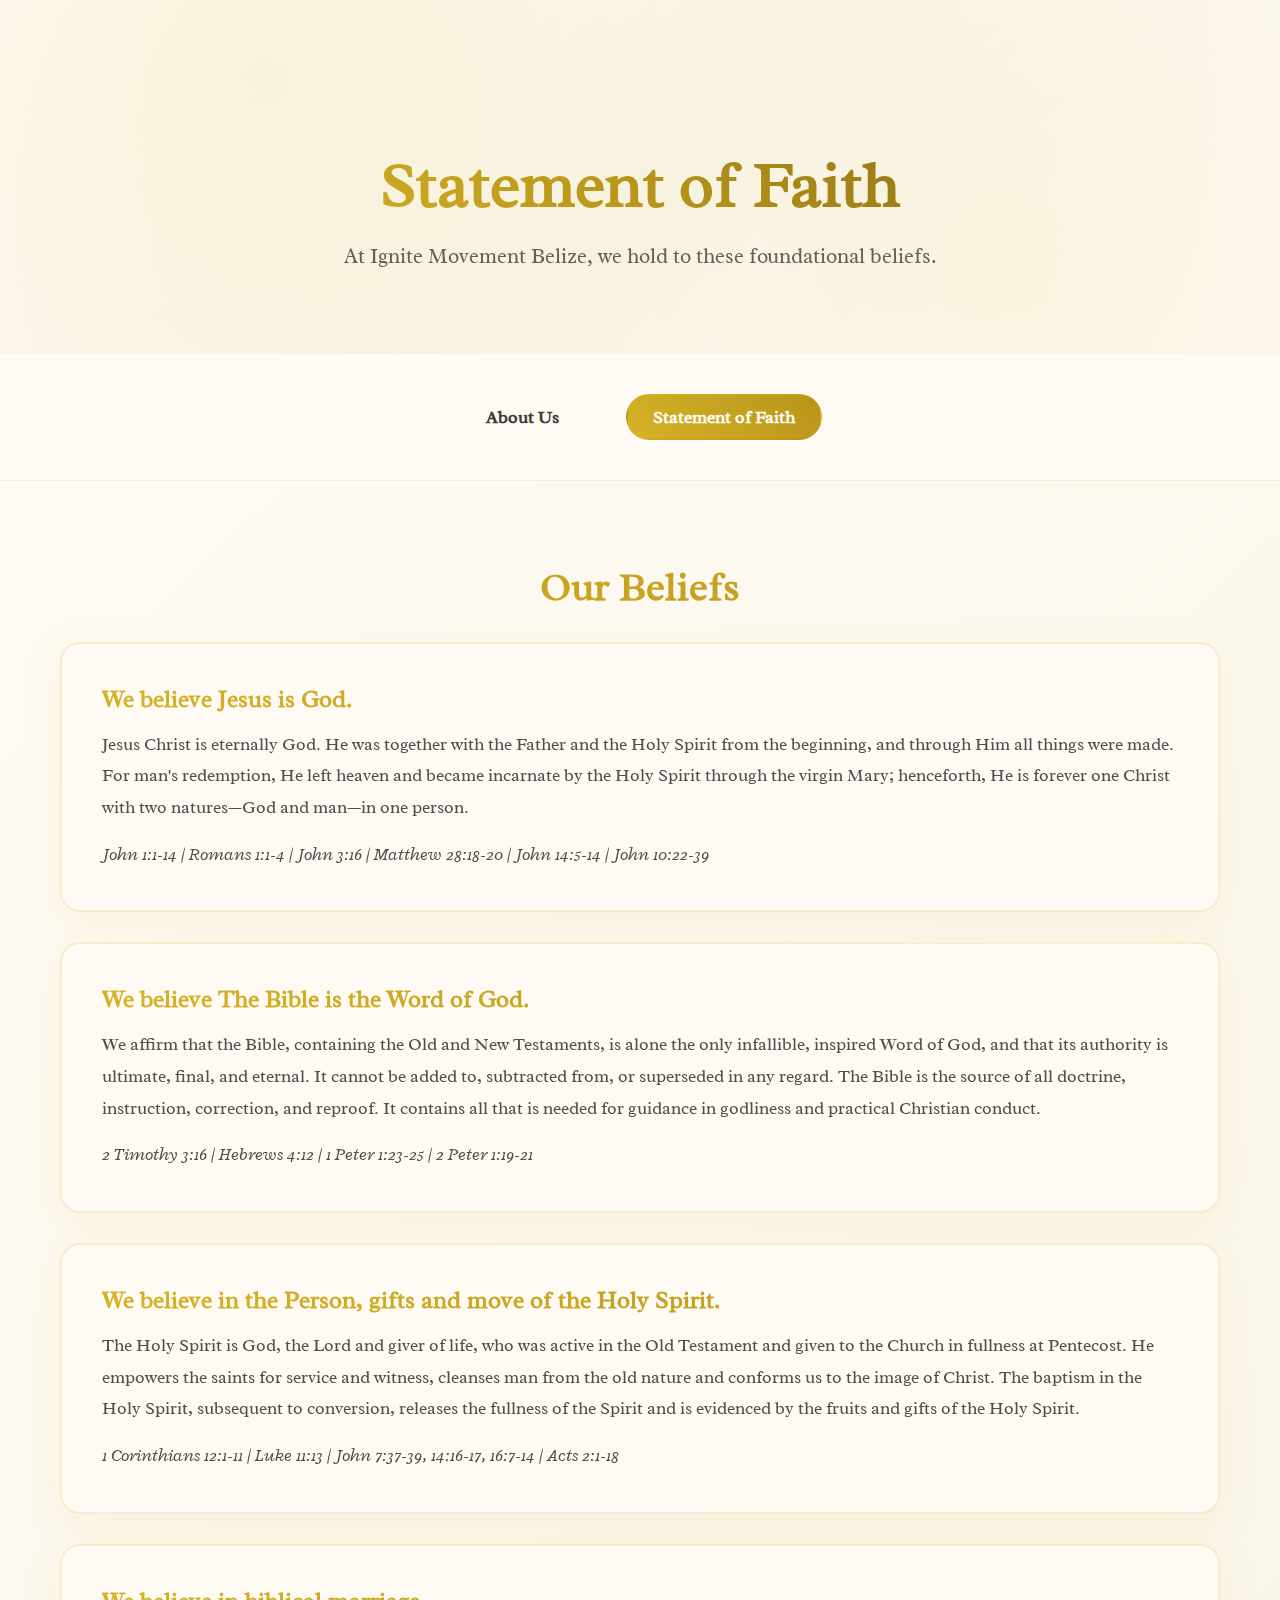
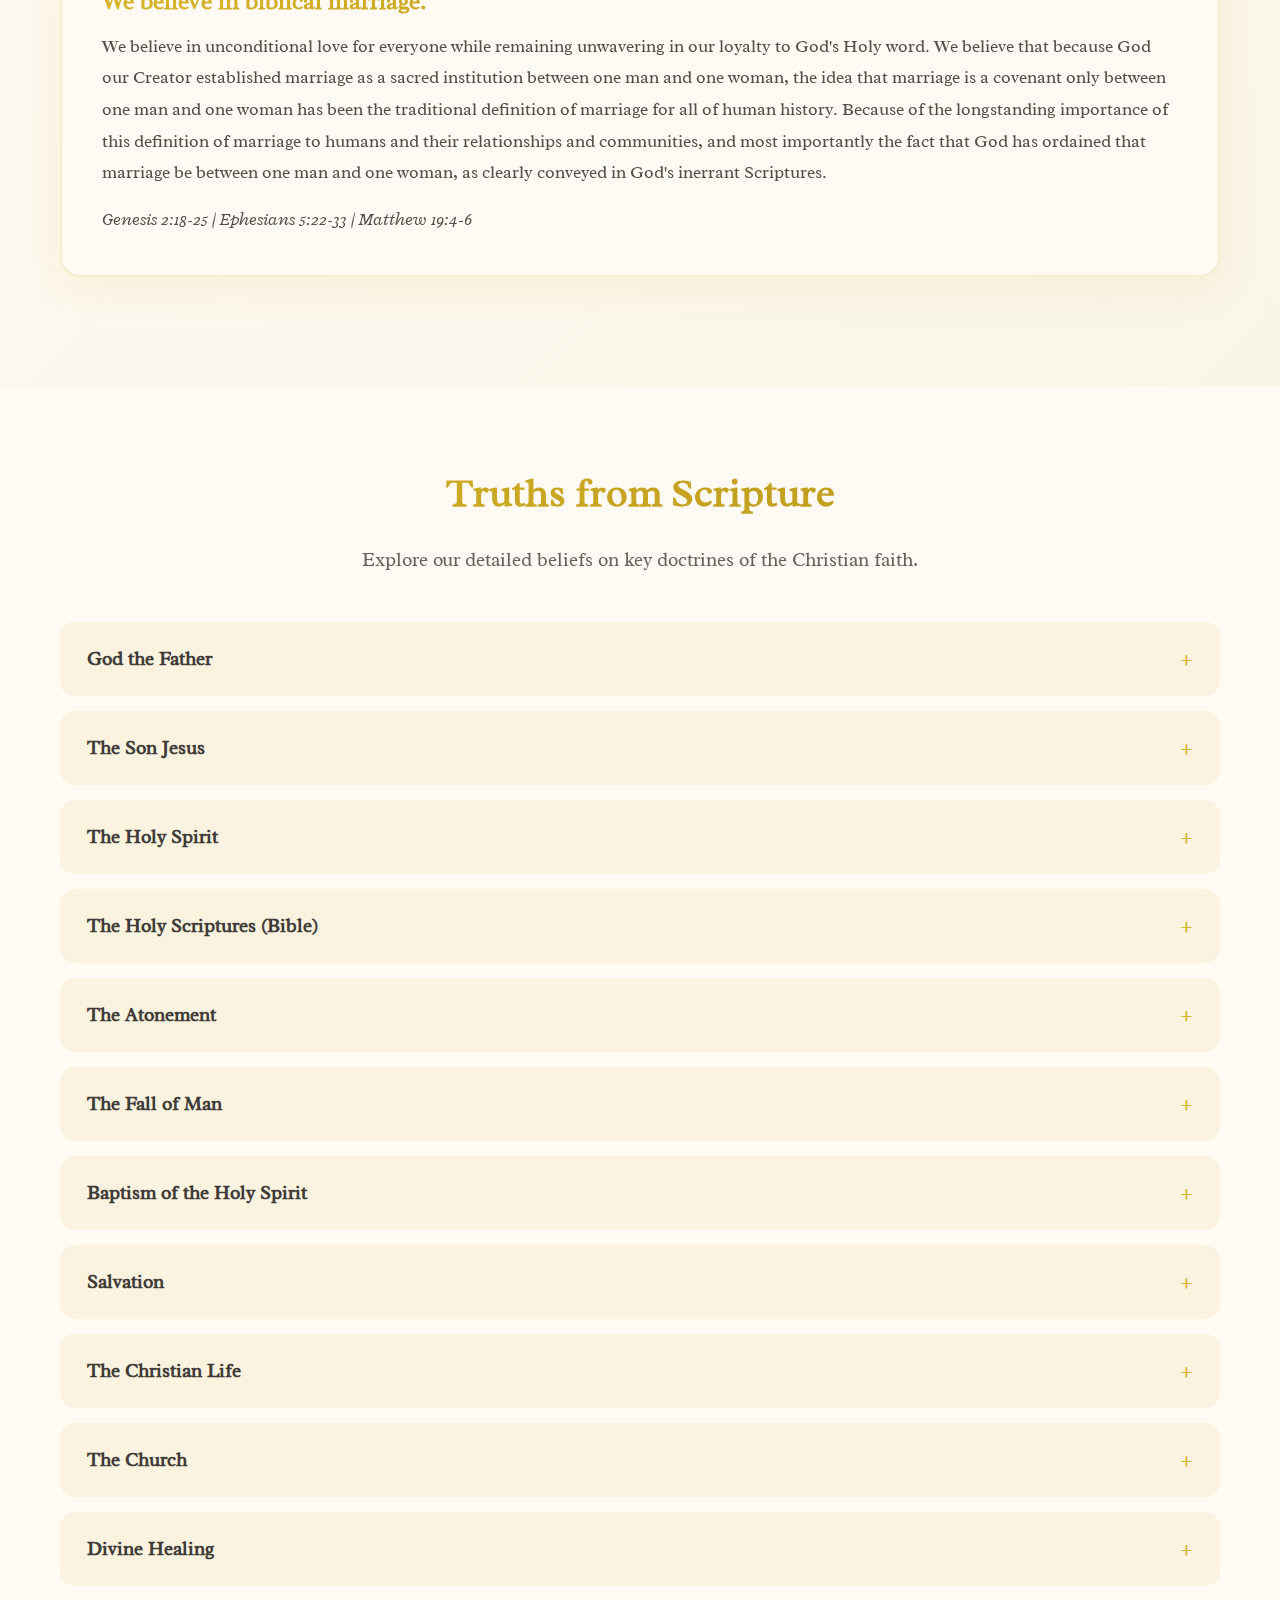
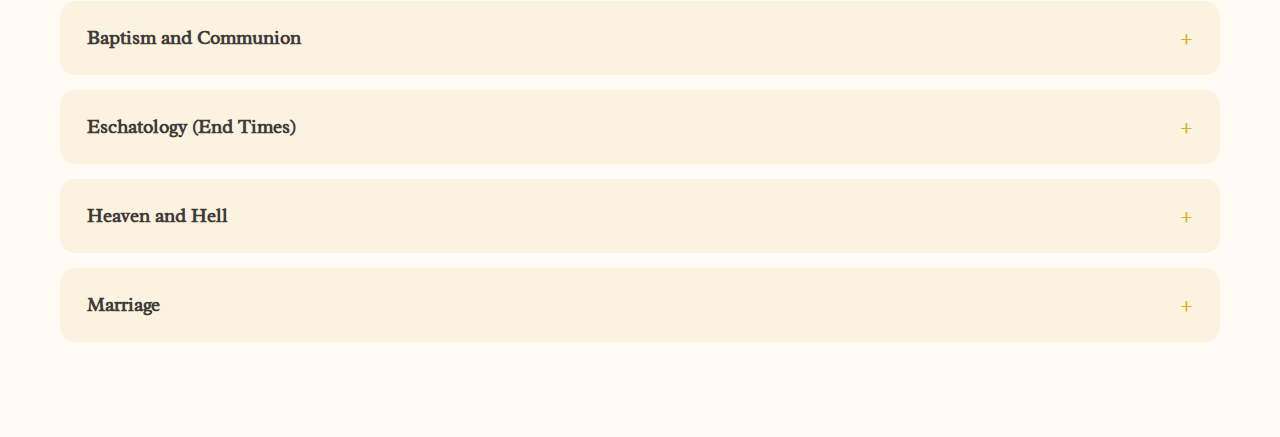
<file: statement-of-faith (1).html>
<!DOCTYPE html>
<html lang="en">
<head>
    <meta charset="UTF-8">
    <meta name="viewport" content="width=device-width, initial-scale=1.0">
    <title>Statement of Faith - Ignite Movement Belize</title>
    <link href="https://fonts.googleapis.com/css2?family=Radley:ital,wght@0,400;1,400&display=swap" rel="stylesheet">
    <link rel="stylesheet" href="shared-styles.css">
    <style>
        /* Page-specific styles */
        .hero {
            padding: 150px 0 80px;
            text-align: center;
            position: relative;
            overflow: hidden;
            background: linear-gradient(135deg, #fffbf4 0%, #f9f5e8 50%, #fffbf4 100%);
        }

        .hero::before {
            content: '';
            position: absolute;
            top: 0;
            left: 0;
            right: 0;
            bottom: 0;
            background: radial-gradient(circle at 20% 20%, rgba(214, 179, 39, 0.1) 0%, transparent 50%),
                        radial-gradient(circle at 80% 80%, rgba(214, 179, 39, 0.08) 0%, transparent 50%);
            opacity: 1;
        }

        .hero-content {
            z-index: 2;
            position: relative;
            max-width: 800px;
            margin: 0 auto;
        }

        .hero h1 {
            font-size: clamp(2.5rem, 6vw, 4rem);
            font-weight: 900;
            font-family: 'Radley', serif;
            margin-bottom: 20px;
            background: linear-gradient(45deg, #d6b327, #b8941a, #8a7015);
            -webkit-background-clip: text;
            -webkit-text-fill-color: transparent;
            background-clip: text;
            line-height: 1.1;
        }

        .hero p {
            font-size: 1.3rem;
            opacity: 0.8;
            line-height: 1.6;
            color: #3e3b39;
        }

        /* About Navigation */
        .about-nav {
            padding: 40px 0;
            background: #fffbf4;
            border-bottom: 1px solid rgba(214, 179, 39, 0.2);
        }

        .about-nav-links {
            display: flex;
            justify-content: center;
            gap: 40px;
            flex-wrap: wrap;
        }

        .about-nav-links a {
            color: #3e3b39;
            text-decoration: none;
            font-weight: 600;
            font-size: 1.1rem;
            padding: 10px 25px;
            border-radius: 25px;
            transition: all 0.3s ease;
            border: 2px solid transparent;
        }

        .about-nav-links a:hover,
        .about-nav-links a.active {
            background: linear-gradient(45deg, #d6b327, #b8941a);
            color: #fffbf4;
        }

        /* Statement Section */
        .statement-section {
            padding: 80px 0;
            background: linear-gradient(135deg, #fffbf4 0%, #f9f5e8 100%);
        }

        .belief-card {
            background: rgba(255, 251, 244, 0.9);
            backdrop-filter: blur(20px);
            border-radius: 20px;
            padding: 40px;
            margin-bottom: 30px;
            border: 2px solid rgba(214, 179, 39, 0.2);
            transition: all 0.3s ease;
            box-shadow: 0 10px 40px rgba(214, 179, 39, 0.1);
        }

        .belief-card:hover {
            transform: translateY(-5px);
            box-shadow: 0 20px 50px rgba(214, 179, 39, 0.15);
            border-color: rgba(214, 179, 39, 0.4);
        }

        .belief-card h3 {
            font-size: 1.5rem;
            font-weight: 700;
            font-family: 'Radley', serif;
            margin-bottom: 15px;
            background: linear-gradient(45deg, #d6b327, #b8941a);
            -webkit-background-clip: text;
            -webkit-text-fill-color: transparent;
            background-clip: text;
        }

        .belief-card p {
            font-size: 1.1rem;
            line-height: 1.8;
            color: #3e3b39;
            opacity: 0.9;
        }

        .scripture-ref {
            margin-top: 15px;
            font-size: 0.95rem;
            color: #b8941a;
            font-style: italic;
        }

        /* Truths from Scripture Section */
        .truths-section {
            padding: 80px 0;
            background: #fffbf4;
        }

        /* Expandable Sections */
        .expandable-section {
            margin-bottom: 15px;
        }

        .expandable-header {
            background: rgba(214, 179, 39, 0.1);
            padding: 20px 25px;
            border-radius: 15px;
            cursor: pointer;
            display: flex;
            justify-content: space-between;
            align-items: center;
            transition: all 0.3s ease;
            border: 2px solid transparent;
        }

        .expandable-header:hover {
            background: rgba(214, 179, 39, 0.2);
            border-color: rgba(214, 179, 39, 0.3);
        }

        .expandable-header h4 {
            font-size: 1.2rem;
            font-weight: 600;
            color: #3e3b39;
        }

        .expandable-header .icon {
            font-size: 1.5rem;
            color: #d6b327;
            transition: transform 0.3s ease;
        }

        .expandable-header.active .icon {
            transform: rotate(45deg);
        }

        .expandable-content {
            max-height: 0;
            overflow: hidden;
            transition: max-height 0.3s ease, padding 0.3s ease;
            padding: 0 25px;
        }

        .expandable-content.active {
            max-height: 1000px;
            padding: 20px 25px;
        }

        .expandable-content p {
            font-size: 1.05rem;
            line-height: 1.7;
            color: #3e3b39;
            opacity: 0.9;
        }

        @media (max-width: 768px) {
            .about-nav-links {
                gap: 15px;
            }

            .about-nav-links a {
                font-size: 1rem;
                padding: 8px 20px;
            }

            .belief-card {
                padding: 25px;
            }

            .belief-card h3 {
                font-size: 1.3rem;
            }
        }
    </style>
</head>
<body>
    <!-- Header and Navigation (loaded from navigation.js) -->
    <div id="header-placeholder"></div>

    <section class="hero">
        <div class="hero-content">
            <h1>Statement of Faith</h1>
            <p>At Ignite Movement Belize, we hold to these foundational beliefs.</p>
        </div>
    </section>

    <!-- About Navigation -->
    <div class="about-nav">
        <div class="container">
            <div class="about-nav-links">
                <a href="about-us.html">About Us</a>
                <a href="statement-of-faith.html" class="active">Statement of Faith</a>
            </div>
        </div>
    </div>

    <!-- Core Beliefs Section -->
    <section class="statement-section">
        <div class="container">
            <h2 class="section-title">Our Beliefs</h2>
            
            <div class="belief-card">
                <h3>We believe Jesus is God.</h3>
                <p>Jesus Christ is eternally God. He was together with the Father and the Holy Spirit from the beginning, and through Him all things were made. For man's redemption, He left heaven and became incarnate by the Holy Spirit through the virgin Mary; henceforth, He is forever one Christ with two natures—God and man—in one person.</p>
                <p class="scripture-ref">John 1:1-14 | Romans 1:1-4 | John 3:16 | Matthew 28:18-20 | John 14:5-14 | John 10:22-39</p>
            </div>

            <div class="belief-card">
                <h3>We believe The Bible is the Word of God.</h3>
                <p>We affirm that the Bible, containing the Old and New Testaments, is alone the only infallible, inspired Word of God, and that its authority is ultimate, final, and eternal. It cannot be added to, subtracted from, or superseded in any regard. The Bible is the source of all doctrine, instruction, correction, and reproof. It contains all that is needed for guidance in godliness and practical Christian conduct.</p>
                <p class="scripture-ref">2 Timothy 3:16 | Hebrews 4:12 | 1 Peter 1:23-25 | 2 Peter 1:19-21</p>
            </div>

            <div class="belief-card">
                <h3>We believe in the Person, gifts and move of the Holy Spirit.</h3>
                <p>The Holy Spirit is God, the Lord and giver of life, who was active in the Old Testament and given to the Church in fullness at Pentecost. He empowers the saints for service and witness, cleanses man from the old nature and conforms us to the image of Christ. The baptism in the Holy Spirit, subsequent to conversion, releases the fullness of the Spirit and is evidenced by the fruits and gifts of the Holy Spirit.</p>
                <p class="scripture-ref">1 Corinthians 12:1-11 | Luke 11:13 | John 7:37-39, 14:16-17, 16:7-14 | Acts 2:1-18</p>
            </div>

            <div class="belief-card">
                <h3>We believe in biblical marriage.</h3>
                <p>We believe in unconditional love for everyone while remaining unwavering in our loyalty to God's Holy word. We believe that because God our Creator established marriage as a sacred institution between one man and one woman, the idea that marriage is a covenant only between one man and one woman has been the traditional definition of marriage for all of human history. Because of the longstanding importance of this definition of marriage to humans and their relationships and communities, and most importantly the fact that God has ordained that marriage be between one man and one woman, as clearly conveyed in God's inerrant Scriptures.</p>
                <p class="scripture-ref">Genesis 2:18-25 | Ephesians 5:22-33 | Matthew 19:4-6</p>
            </div>
        </div>
    </section>

    <!-- Truths from Scripture Section -->
    <section class="truths-section">
        <div class="container">
            <h2 class="section-title">Truths from Scripture</h2>
            <p class="section-subtitle">Explore our detailed beliefs on key doctrines of the Christian faith.</p>

            <div class="expandable-section">
                <div class="expandable-header" onclick="toggleExpand(this)">
                    <h4>God the Father</h4>
                    <span class="icon">+</span>
                </div>
                <div class="expandable-content">
                    <p>God the Father is the creator and sustainer of all things, and He created the universe in love. He created man in His own image for fellowship and called man back to Himself through Christ after the rebellion and fall of man.</p>
                    <p class="scripture-ref">Genesis 1:1 | John 3:16 | Romans 8:14-17 | Ephesians 1:3-6</p>
                </div>
            </div>

            <div class="expandable-section">
                <div class="expandable-header" onclick="toggleExpand(this)">
                    <h4>The Son Jesus</h4>
                    <span class="icon">+</span>
                </div>
                <div class="expandable-content">
                    <p>Jesus Christ is eternally God. He was together with the Father and the Holy Spirit from the beginning, and through Him all things were made. For man's redemption, He left heaven and became incarnate by the Holy Spirit through the virgin Mary; henceforth, He is forever one Christ with two natures—God and man—in one person.</p>
                    <p class="scripture-ref">John 1:1-14 | Romans 1:1-4 | John 3:16 | Matthew 28:18-20 | John 14:5-14 | John 10:22-39 | Galatians 4:1-7 | Hebrews 4:14-16 | Luke 1:26-38 | Matthew 1:18-24 | 1 Timothy 2:5-6</p>
                </div>
            </div>

            <div class="expandable-section">
                <div class="expandable-header" onclick="toggleExpand(this)">
                    <h4>The Holy Spirit</h4>
                    <span class="icon">+</span>
                </div>
                <div class="expandable-content">
                    <p>The Holy Spirit is God, the Lord and giver of life, who was active in the Old Testament and given to the Church in fullness at Pentecost. He empowers the saints for service and witness, cleanses man from the old nature and conforms us to the image of Christ. The baptism in the Holy Spirit, subsequent to conversion, releases the fullness of the Spirit and is evidenced by the fruits and gifts of the Holy Spirit.</p>
                    <p class="scripture-ref">1 Corinthians 12:1-11 | Luke 11:13 | John 7:37-39, 14:16-17, 16:7-14 | Acts 2:1-18</p>
                </div>
            </div>

            <div class="expandable-section">
                <div class="expandable-header" onclick="toggleExpand(this)">
                    <h4>The Holy Scriptures (Bible)</h4>
                    <span class="icon">+</span>
                </div>
                <div class="expandable-content">
                    <p>We affirm that the Bible, containing the Old and New Testaments, is alone the only infallible, inspired Word of God, and that its authority is ultimate, final, and eternal. It cannot be added to, subtracted from, or superseded in any regard. The Bible is the source of all doctrine, instruction, correction, and reproof. It contains all that is needed for guidance in godliness and practical Christian conduct.</p>
                    <p class="scripture-ref">2 Timothy 3:16 | Hebrews 4:12 | 1 Peter 1:23-25 | 2 Peter 1:19-21</p>
                </div>
            </div>

            <div class="expandable-section">
                <div class="expandable-header" onclick="toggleExpand(this)">
                    <h4>The Atonement</h4>
                    <span class="icon">+</span>
                </div>
                <div class="expandable-content">
                    <p>Christ's vicarious death on the cross paid the penalty for the sins of the whole world, but its benefits are only applicable to those who receive Jesus as their personal Savior. Healing—body, soul, and spirit—and all of God's provisions for His saints, are provided for in the atonement, but these must be appropriated.</p>
                    <p class="scripture-ref">Acts 4:12 | Romans 4:1-9, 5:1-11 | Ephesians 1:3-14</p>
                </div>
            </div>

            <div class="expandable-section">
                <div class="expandable-header" onclick="toggleExpand(this)">
                    <h4>The Fall of Man</h4>
                    <span class="icon">+</span>
                </div>
                <div class="expandable-content">
                    <p>We believe that man, in his natural state, is a sinner—lost, undone, without hope, and without God. As God's most precious creation, God gave his very best for each and every human to ever be born, but it is up to each individual to receive Him.</p>
                    <p class="scripture-ref">Romans 3:19-23 | Galatians 3:22 | Ephesians 2:1-2, 12</p>
                </div>
            </div>

            <div class="expandable-section">
                <div class="expandable-header" onclick="toggleExpand(this)">
                    <h4>Baptism of the Holy Spirit</h4>
                    <span class="icon">+</span>
                </div>
                <div class="expandable-content">
                    <p>We believe the baptism in the Holy Spirit, with the primary evidence of speaking in other tongues as the Spirit gives utterance, is for all believers as promised by John the Baptist, Jesus, and Peter. The fulfillment of this promise was witnessed by early disciples of Christ and operates in many present-day disciples of Jesus Christ.</p>
                    <p class="scripture-ref">1 Corinthians 14 | Matthew 3:11 | Acts 1:4-8 | Acts 2:38-41 | Acts 2:4, 10:44-47, 19:1-6</p>
                </div>
            </div>

            <div class="expandable-section">
                <div class="expandable-header" onclick="toggleExpand(this)">
                    <h4>Salvation</h4>
                    <span class="icon">+</span>
                </div>
                <div class="expandable-content">
                    <p>The Word of God declares clearly that salvation is a free gift of God, based on the merits of the death of His Son, and is appropriated by faith. Salvation is effected by personal repentance, belief in the Lord Jesus (justification), and personal acceptance of Him into one's life as Lord and Savior (regeneration). The new life in Christ includes the privileges of adoption and inheritance in the kingdom of God's beloved Son. Salvation is an act of free will in response to God's personal love for mankind.</p>
                    <p class="scripture-ref">Acts 4:12 | Romans 4:1-9, 5:1-11 | Ephesians 1:3-14</p>
                </div>
            </div>

            <div class="expandable-section">
                <div class="expandable-header" onclick="toggleExpand(this)">
                    <h4>The Christian Life</h4>
                    <span class="icon">+</span>
                </div>
                <div class="expandable-content">
                    <p>We believe that the Scriptures portray the life of the saint in this world to be one of balance between what is imputed to us as Christians and what is imparted to us according to our faith and maturity. The Christian life is filled with trials, tests, and warfare against a spiritual enemy. For those abiding in Christ until their deaths or His return, the promises of eternal blessing in the presence of God are assured. To remain faithful through all circumstances of life requires dependence upon the Holy Spirit and a willingness to die to personal desires and passions.</p>
                    <p class="scripture-ref">Matthew 7:21; 16:27 | Romans 12:1-3 | 2 Corinthians 6:17 | Galatians 6:14 | Ephesians 5:11 | Colossians 3:17</p>
                </div>
            </div>

            <div class="expandable-section">
                <div class="expandable-header" onclick="toggleExpand(this)">
                    <h4>The Church</h4>
                    <span class="icon">+</span>
                </div>
                <div class="expandable-content">
                    <p>The goal of the Church is to fulfill the Great Commission (Matthew 28:19)—make disciples of all nations and to present the saints complete in Christ. The five-fold ministry of Ephesians 4 governs the Church, along with the offices of elder and deacon. It is essential to the life of the Church that scriptural patterns of discipline are practiced and that oversight for Church discipline, individual and corporate, is exercised by the leadership of the Church.</p>
                    <p class="scripture-ref">Acts 10:34-35 | 1 Corinthians 12:12-31 | Matthew 16:18, 28:19-20 | Ephesians 4:15; 5:22-32 | 1 Timothy 3:15</p>
                </div>
            </div>

            <div class="expandable-section">
                <div class="expandable-header" onclick="toggleExpand(this)">
                    <h4>Divine Healing</h4>
                    <span class="icon">+</span>
                </div>
                <div class="expandable-content">
                    <p>We believe God has used doctors, medicines, and other natural means as channels of healing; however, we also believe divine healing is provided for believers in the atonement made by Jesus' blood shed on the cross. We believe divine healing may be received by the laying on of hands by the elders, by the prayer of an anointed person gifted by the Holy Spirit for healing the sick, or by a direct act of receiving this provision by faith.</p>
                    <p class="scripture-ref">Isaiah 53:5 | 1 Peter 2:24 | James 5:14-16 | 1 Corinthians 12:9 | Mark 11:23-24</p>
                </div>
            </div>

            <div class="expandable-section">
                <div class="expandable-header" onclick="toggleExpand(this)">
                    <h4>Baptism and Communion</h4>
                    <span class="icon">+</span>
                </div>
                <div class="expandable-content">
                    <p>The Word of God enjoins on the Church two perpetual ordinances of the Lord Jesus Christ. The first, baptism, is the outward sign of what God has already done in the individual's life and is a testimony to all that the person now belongs to Jesus. It is identification with Jesus and is effected in the name of the Father, the Son, and the Holy Spirit. The Lord's Supper is a commemoration of the death of the Lord and is done in remembrance of Him until He comes again; it is a sign of our participation in Him. Both institutions are restricted to those who are believers.</p>
                    <p class="scripture-ref">Matthew 28:19 | 1 Corinthians 11:24-26</p>
                </div>
            </div>

            <div class="expandable-section">
                <div class="expandable-header" onclick="toggleExpand(this)">
                    <h4>Eschatology (End Times)</h4>
                    <span class="icon">+</span>
                </div>
                <div class="expandable-content">
                    <p>We affirm the bodily, personal, second coming of the Lord Jesus Christ, the resurrection of the saints, the millennium, and the final judgment. The final judgment will determine the eternal status of both the saints and the unbelievers, based on their relationship with God through Jesus Christ. We affirm the final state of the new heavens and the new earth.</p>
                    <p class="scripture-ref">Matthew 23:39 | Romans 11:15 | Acts 1:10-11 | 1 Thessalonians 4:13-18 | 2 Thessalonians 1:7-10 | James 5:8 | Revelation 1:7 | John 14:2-3</p>
                </div>
            </div>

            <div class="expandable-section">
                <div class="expandable-header" onclick="toggleExpand(this)">
                    <h4>Heaven and Hell</h4>
                    <span class="icon">+</span>
                </div>
                <div class="expandable-content">
                    <p>We believe Scripture clearly speaks on the doctrines of eternal punishment for the unsaved and eternal salvation and complete happiness for the saved—a literal hell for the unsaved and literal Heaven for the saved.</p>
                    <p class="scripture-ref">Matthew 25:34, 41, 46 | Luke 16:19-31 | John 14:1-3 | Revelation 20:11-15</p>
                </div>
            </div>

            <div class="expandable-section">
                <div class="expandable-header" onclick="toggleExpand(this)">
                    <h4>Marriage</h4>
                    <span class="icon">+</span>
                </div>
                <div class="expandable-content">
                    <p>We believe that because God our Creator established marriage as a sacred institution between one man and one woman, the idea that marriage is a covenant only between one man and one woman has been the traditional definition of marriage for all of human history. Because of the longstanding importance of this definition of marriage to humans and their relationships and communities, and most importantly the fact that God has ordained that marriage be between one man and one woman, as clearly conveyed in God's inerrant Scriptures, including for example in Matthew 19:4-6 where in speaking about marriage Jesus referred to the fact that "he which made them at the beginning made them male and female."</p>
                    <p class="scripture-ref">Genesis 2:18-25 | Ephesians 5:22-33 | 1 Corinthians 7:39-40 | Romans 7:1-3 | Genesis 1:26-31 | 1 Corinthians 7:1-7</p>
                </div>
            </div>
        </div>
    </section>

    <!-- Footer (loaded from navigation.js) -->
    <div id="footer-placeholder"></div>

    <script src="navigation.js"></script>
    <script>
        // Expandable sections functionality
        function toggleExpand(element) {
            const content = element.nextElementSibling;
            element.classList.toggle('active');
            content.classList.toggle('active');
        }
    </script>
</body>
</html>
</file>
<file: shared-styles.css>
/* Ignite Belize - Shared Styles */
/* Update this file once to update styles across all pages */

* {
    margin: 0;
    padding: 0;
    box-sizing: border-box;
}

body {
    font-family: 'Radley', 'Inter', -apple-system, BlinkMacSystemFont, sans-serif;
    background: #fffbf4;
    color: #3e3b39;
    overflow-x: hidden;
}

.container {
    max-width: 1200px;
    margin: 0 auto;
    padding: 0 20px;
}

/* Header */
header {
    position: fixed;
    top: 0;
    width: 100%;
    background: rgba(255, 251, 244, 0.9);
    backdrop-filter: blur(20px);
    border-bottom: 1px solid rgba(62, 59, 57, 0.1);
    z-index: 1000;
    transition: all 0.3s ease;
}

nav {
    display: flex;
    justify-content: space-between;
    align-items: center;
    padding: 15px 20px;
    position: relative;
}

.logo-icon {
    width: 55px;
    height: 55px;
    margin-right: 10px;
}

.logo-container {
    display: flex;
    align-items: center;
    z-index: 1001;
    text-decoration: none;
}

/* Modern Hamburger Menu */
.menu-toggle {
    display: none;
    flex-direction: column;
    cursor: pointer;
    z-index: 1001;
    position: relative;
    width: 30px;
    height: 24px;
    justify-content: space-between;
    background: none;
    border: none;
    padding: 0;
}

.menu-toggle span {
    display: block;
    height: 3px;
    width: 100%;
    background: linear-gradient(45deg, #d6b327, #b8941a);
    border-radius: 3px;
    transition: all 0.3s ease;
    transform-origin: center;
}

.menu-toggle.active span:nth-child(1) {
    transform: rotate(45deg) translate(6px, 6px);
}

.menu-toggle.active span:nth-child(2) {
    opacity: 0;
    transform: scale(0);
}

.menu-toggle.active span:nth-child(3) {
    transform: rotate(-45deg) translate(6px, -6px);
}

/* Desktop Navigation */
.nav-links {
    display: flex;
    list-style: none;
    gap: 30px;
    transition: all 0.3s ease;
}

.nav-links a {
    color: #3e3b39;
    text-decoration: none;
    font-weight: 500;
    transition: all 0.3s ease;
    position: relative;
    padding: 8px 16px;
    border-radius: 20px;
}

.nav-links a:hover {
    transform: translateY(-2px);
    background: rgba(214, 179, 39, 0.1);
}

.nav-links a::after {
    content: '';
    position: absolute;
    bottom: 2px;
    left: 16px;
    right: 16px;
    height: 2px;
    background: linear-gradient(45deg, #d6b327, #b8941a);
    transform: scaleX(0);
    transition: transform 0.3s ease;
    border-radius: 1px;
}

.nav-links a:hover::after {
    transform: scaleX(1);
}

/* Dropdown Menu */
.nav-item {
    position: relative;
}

.dropdown {
    display: none;
    position: absolute;
    top: 100%;
    left: 0;
    background: rgba(255, 251, 244, 0.98);
    backdrop-filter: blur(20px);
    border-radius: 15px;
    padding: 10px 0;
    min-width: 200px;
    box-shadow: 0 10px 40px rgba(214, 179, 39, 0.2);
    border: 1px solid rgba(214, 179, 39, 0.1);
    z-index: 1000;
}

.nav-item:hover .dropdown {
    display: block;
}

.dropdown a {
    display: block;
    padding: 12px 20px;
    color: #3e3b39;
    text-decoration: none;
    transition: all 0.3s ease;
}

.dropdown a:hover {
    background: rgba(214, 179, 39, 0.1);
    padding-left: 25px;
}

.dropdown a::after {
    display: none;
}

/* Mobile Navigation Overlay */
.nav-overlay {
    position: fixed;
    top: 0;
    left: 0;
    width: 100%;
    height: 100vh;
    background: rgba(255, 251, 244, 0.98);
    backdrop-filter: blur(20px);
    z-index: 999;
    opacity: 0;
    visibility: hidden;
    transition: all 0.4s cubic-bezier(0.4, 0, 0.2, 1);
}

.nav-overlay.active {
    opacity: 1;
    visibility: visible;
}

.nav-overlay-content {
    display: flex;
    flex-direction: column;
    justify-content: center;
    align-items: center;
    height: 100%;
    padding: 80px 20px 20px;
}

.nav-overlay .nav-links {
    flex-direction: column;
    gap: 20px;
    text-align: center;
}

.nav-overlay .nav-links a {
    font-size: 1.5rem;
    font-weight: 600;
    padding: 15px 30px;
    border-radius: 25px;
    background: rgba(214, 179, 39, 0.1);
    border: 2px solid transparent;
    transition: all 0.3s ease;
}

.nav-overlay .nav-links a:hover {
    background: linear-gradient(45deg, #d6b327, #b8941a);
    color: #fffbf4;
}

.nav-overlay .nav-links a::after {
    display: none;
}

/* Section Styles */
.section-title {
    font-size: 2.5rem;
    font-weight: 800;
    font-family: 'Radley', serif;
    text-align: center;
    margin-bottom: 30px;
    background: linear-gradient(45deg, #d6b327, #b8941a);
    -webkit-background-clip: text;
    -webkit-text-fill-color: transparent;
    background-clip: text;
}

.section-subtitle {
    font-size: 1.2rem;
    text-align: center;
    opacity: 0.8;
    max-width: 700px;
    margin: 0 auto 50px;
    color: #3e3b39;
}

/* Footer */
footer {
    background: linear-gradient(135deg, #3e3b39 0%, #2a2826 100%);
    color: #fffbf4;
    padding: 60px 0 30px;
    text-align: center;
}

footer a {
    color: #d6b327;
    text-decoration: none;
}

footer a:hover {
    text-decoration: underline;
}

.footer-links {
    display: flex;
    justify-content: center;
    gap: 30px;
    margin-bottom: 30px;
    flex-wrap: wrap;
}

.footer-links a {
    color: #fffbf4;
    opacity: 0.8;
    transition: opacity 0.3s ease;
}

.footer-links a:hover {
    opacity: 1;
}

/* Mobile Responsive */
@media (max-width: 768px) {
    .menu-toggle {
        display: flex;
    }
    
    .nav-links.desktop-nav {
        display: none;
    }
}
</file>
